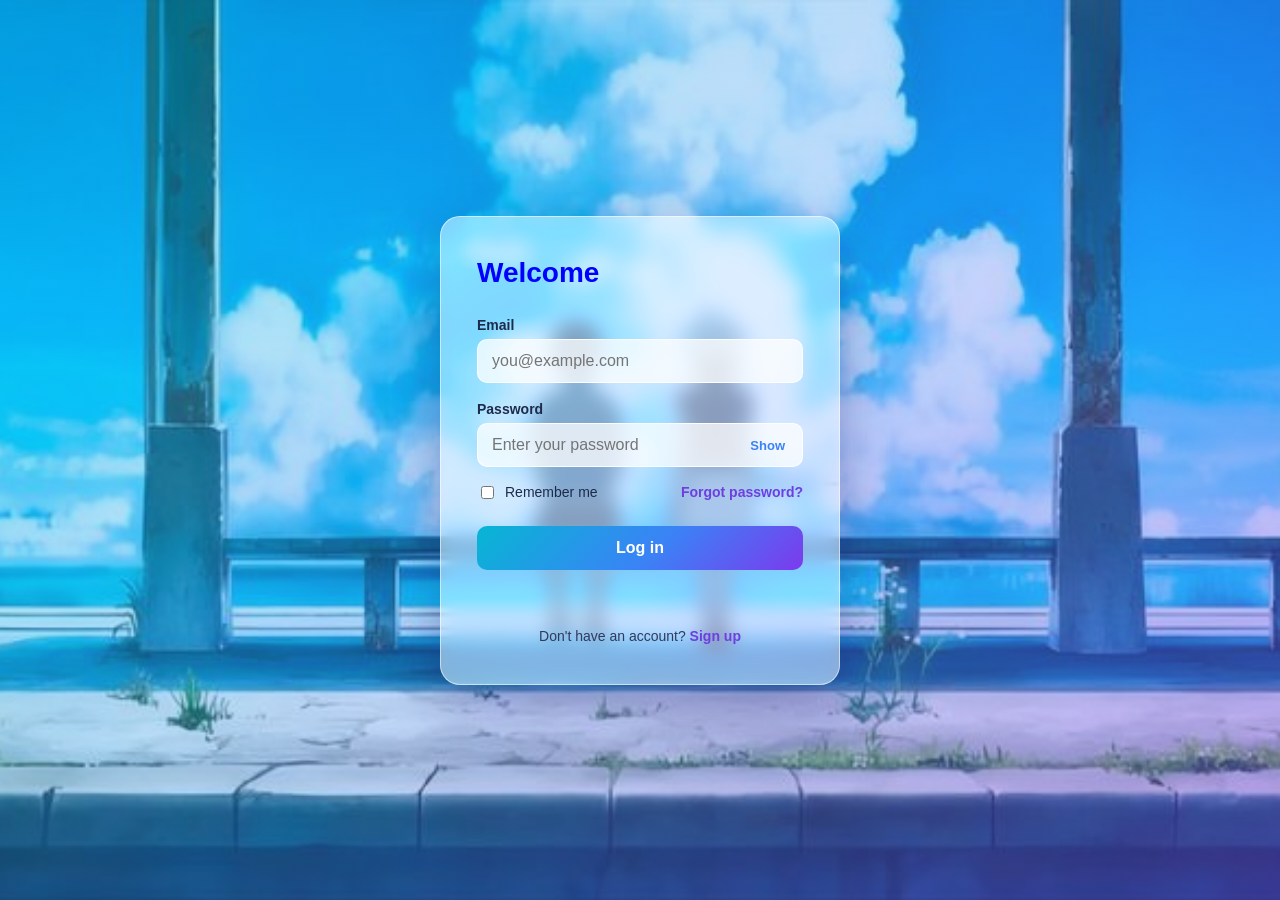
<file: index.html>
<!DOCTYPE html>
<html lang="en">
<head>
    <meta charset="UTF-8">
    <meta name="viewport" content="width=device-width, initial-scale=1">
    <title>Log in</title>
    <link rel="stylesheet" href="style.css">
</head>

<body>
    <main class="card">
        <h1>Welcome</h1>
        <p class="subtitle"></p>

        <form id="login-form" novalidate>
            <label for="email">Email</label>
            <input type="email" id="email" name="email" placeholder="you@example.com" autocomplete="email" required>

            <label for="password">Password</label>
            <div class="password-wrap">
                <input type="password" id="password" name="password" placeholder="Enter your password" autocomplete="current-password" required>
                <button type="button" id="toggle" class="toggle" aria-label="Show password">Show</button>
            </div>

            <div class="row">
                <label class="remember"><input type="checkbox" name="remember"> Remember me</label>
                <a href="#">Forgot password?</a>
            </div>

            <button type="submit" class="submit">Log in</button>
            <p id="message" class="message" role="status"></p>
        </form>

        <p class="signup">Don't have an account? <a href="#">Sign up</a></p>
    </main>

    <script>
        const pw = document.getElementById("password");
        const toggle = document.getElementById("toggle");
        toggle.addEventListener("click", () => {
            const hidden = pw.type === "password";
            pw.type = hidden ? "text" : "password";
            toggle.textContent = hidden ? "Hide" : "Show";
            toggle.setAttribute("aria-label", hidden ? "Hide password" : "Show password");
        });

        document.getElementById("login-form").addEventListener("submit", (e) => {
            e.preventDefault();
            const msg = document.getElementById("message");
            const email = document.getElementById("email").value.trim();
            if (!email || !pw.value) {
                msg.textContent = "Enter your email and password.";
                msg.className = "message error";
            } else {
                msg.textContent = "Logged in (demo only, nothing was sent).";
                msg.className = "message ok";
            }
        });
    </script>
</body>
</html>
</file>
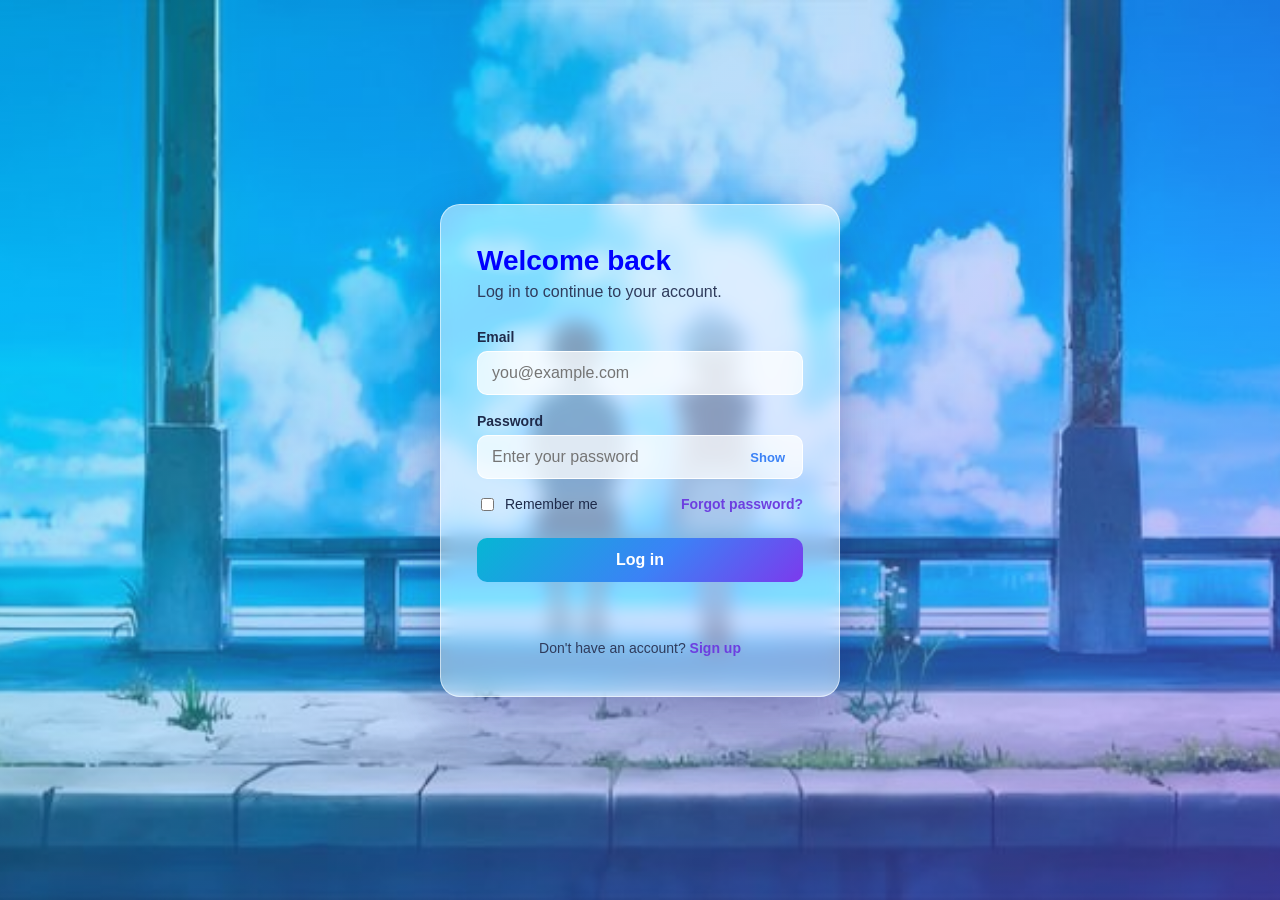
<file: index (1).html>
<!DOCTYPE html>
<html lang="en">
<head>
    <meta charset="UTF-8">
    <meta name="viewport" content="width=device-width, initial-scale=1">
    <title>Log in</title>
    <link rel="stylesheet" href="loginpagejc.css">
</head>

<body>
    <main class="card">
        <h1>Welcome back</h1>
        <p class="subtitle">Log in to continue to your account.</p>

        <form id="login-form" novalidate>
            <label for="email">Email</label>
            <input type="email" id="email" name="email" placeholder="you@example.com" autocomplete="email" required>

            <label for="password">Password</label>
            <div class="password-wrap">
                <input type="password" id="password" name="password" placeholder="Enter your password" autocomplete="current-password" required>
                <button type="button" id="toggle" class="toggle" aria-label="Show password">Show</button>
            </div>

            <div class="row">
                <label class="remember"><input type="checkbox" name="remember"> Remember me</label>
                <a href="#">Forgot password?</a>
            </div>

            <button type="submit" class="submit">Log in</button>
            <p id="message" class="message" role="status"></p>
        </form>

        <p class="signup">Don't have an account? <a href="#">Sign up</a></p>
    </main>

    <script>
        const pw = document.getElementById("password");
        const toggle = document.getElementById("toggle");
        toggle.addEventListener("click", () => {
            const hidden = pw.type === "password";
            pw.type = hidden ? "text" : "password";
            toggle.textContent = hidden ? "Hide" : "Show";
            toggle.setAttribute("aria-label", hidden ? "Hide password" : "Show password");
        });

        document.getElementById("login-form").addEventListener("submit", (e) => {
            e.preventDefault();
            const msg = document.getElementById("message");
            const email = document.getElementById("email").value.trim();
            if (!email || !pw.value) {
                msg.textContent = "Enter your email and password.";
                msg.className = "message error";
            } else {
                msg.textContent = "Logged in (demo only, nothing was sent).";
                msg.className = "message ok";
            }
        });
    </script>
</body>
</html>
</file>
<file: style.css>
* {
    box-sizing: border-box;
}

body {
    margin: 0;
    min-height: 100vh;
    display: flex;
    align-items: center;
    justify-content: center;
    padding: 24px;
    font-family: "Segoe UI", Roboto, "Helvetica Neue", Arial, sans-serif;
    color: #1e2a4a;
    /* cyan, blue and purple tint blended over the picture (picture is embedded below) */
    background:
        linear-gradient(135deg, rgba(6, 200, 224, 0.38) 0%, rgba(59, 130, 246, 0.30) 50%, rgba(124, 58, 237, 0.42) 100%),
        url("[data-uri]") center / cover no-repeat fixed;
    background-color: #3b82f6;
}

.card {
    width: 100%;
    max-width: 400px;
    padding: 40px 36px;
    background: rgba(255, 255, 255, 0.5);
    -webkit-backdrop-filter: blur(10px) saturate(140%);
    backdrop-filter: blur(10px) saturate(140%);
    border: 1px solid rgba(255, 255, 255, 0.55);
    border-radius: 20px;
    box-shadow: 0 20px 50px rgba(30, 20, 100, 0.35);
}

h1 {
    margin: 0 0 6px;
    font-size: 28px;
    color: blue;
}

p {
    font-size: 20px;
    margin: 0;
}

.subtitle {
    font-size: 16px;
    color: #2f3b5c;
    margin-bottom: 28px;
}

label {
    display: block;
    margin: 18px 0 6px;
    font-size: 14px;
    font-weight: 600;
}

input[type="email"],
input[type="password"],
input[type="text"] {
    width: 100%;
    padding: 12px 14px;
    font-size: 16px;
    color: #1e2a4a;
    background: rgba(255, 255, 255, 0.75);
    border: 1.5px solid rgba(255, 255, 255, 0.9);
    border-radius: 10px;
    outline: none;
    transition: border-color 0.2s, box-shadow 0.2s, background 0.2s;
}

input:focus {
    background: #ffffff;
    border-color: #3b82f6;
    box-shadow: 0 0 0 4px rgba(59, 130, 246, 0.22);
}

.password-wrap {
    position: relative;
}

.password-wrap input {
    padding-right: 64px;
}

.toggle {
    position: absolute;
    top: 50%;
    right: 8px;
    transform: translateY(-50%);
    padding: 6px 10px;
    font-size: 13px;
    font-weight: 600;
    color: #3b82f6;
    background: none;
    border: none;
    border-radius: 6px;
    cursor: pointer;
}

.toggle:hover {
    background: #eef3ff;
}

.row {
    display: flex;
    align-items: center;
    justify-content: space-between;
    margin-top: 16px;
    font-size: 14px;
}

.remember {
    display: flex;
    align-items: center;
    gap: 8px;
    margin: 0;
    font-weight: 400;
    cursor: pointer;
}

a {
    color: #6d3fe0;
    font-weight: 600;
    text-decoration: none;
}

a:hover {
    text-decoration: underline;
}

.submit {
    width: 100%;
    margin-top: 24px;
    padding: 13px;
    font-size: 16px;
    font-weight: 600;
    color: #ffffff;
    background: linear-gradient(135deg, #06b6d4, #3b82f6 55%, #7c3aed);
    border: none;
    border-radius: 10px;
    cursor: pointer;
    transition: transform 0.15s, box-shadow 0.15s;
}

.submit:hover {
    transform: translateY(-1px);
    box-shadow: 0 8px 20px rgba(59, 90, 246, 0.35);
}

.submit:active {
    transform: translateY(0);
}

.message {
    min-height: 20px;
    margin-top: 14px;
    font-size: 14px;
    text-align: center;
}

.message.error { color: #d6336c; }
.message.ok { color: #0a8a5c; }

.signup {
    margin-top: 24px;
    font-size: 14px;
    text-align: center;
    color: #2f3b5c;
}

button:focus-visible,
a:focus-visible {
    outline: 3px solid #3b82f6;
    outline-offset: 2px;
}

@media (max-width: 440px) {
    .card {
        padding: 32px 22px;
    }
}
</file>
<file: loginpagejc.css>
* {
    box-sizing: border-box;
}

body {
    margin: 0;
    min-height: 100vh;
    display: flex;
    align-items: center;
    justify-content: center;
    padding: 24px;
    font-family: "Segoe UI", Roboto, "Helvetica Neue", Arial, sans-serif;
    color: #1e2a4a;
    /* cyan, blue and purple tint blended over the picture (picture is embedded below) */
    background:
        linear-gradient(135deg, rgba(6, 200, 224, 0.38) 0%, rgba(59, 130, 246, 0.30) 50%, rgba(124, 58, 237, 0.42) 100%),
        url("[data-uri]") center / cover no-repeat fixed;
    background-color: #3b82f6;
}

.card {
    width: 100%;
    max-width: 400px;
    padding: 40px 36px;
    background: rgba(255, 255, 255, 0.5);
    -webkit-backdrop-filter: blur(10px) saturate(140%);
    backdrop-filter: blur(10px) saturate(140%);
    border: 1px solid rgba(255, 255, 255, 0.55);
    border-radius: 20px;
    box-shadow: 0 20px 50px rgba(30, 20, 100, 0.35);
}

h1 {
    margin: 0 0 6px;
    font-size: 28px;
    color: blue;
}

p {
    font-size: 20px;
    margin: 0;
}

.subtitle {
    font-size: 16px;
    color: #2f3b5c;
    margin-bottom: 28px;
}

label {
    display: block;
    margin: 18px 0 6px;
    font-size: 14px;
    font-weight: 600;
}

input[type="email"],
input[type="password"],
input[type="text"] {
    width: 100%;
    padding: 12px 14px;
    font-size: 16px;
    color: #1e2a4a;
    background: rgba(255, 255, 255, 0.75);
    border: 1.5px solid rgba(255, 255, 255, 0.9);
    border-radius: 10px;
    outline: none;
    transition: border-color 0.2s, box-shadow 0.2s, background 0.2s;
}

input:focus {
    background: #ffffff;
    border-color: #3b82f6;
    box-shadow: 0 0 0 4px rgba(59, 130, 246, 0.22);
}

.password-wrap {
    position: relative;
}

.password-wrap input {
    padding-right: 64px;
}

.toggle {
    position: absolute;
    top: 50%;
    right: 8px;
    transform: translateY(-50%);
    padding: 6px 10px;
    font-size: 13px;
    font-weight: 600;
    color: #3b82f6;
    background: none;
    border: none;
    border-radius: 6px;
    cursor: pointer;
}

.toggle:hover {
    background: #eef3ff;
}

.row {
    display: flex;
    align-items: center;
    justify-content: space-between;
    margin-top: 16px;
    font-size: 14px;
}

.remember {
    display: flex;
    align-items: center;
    gap: 8px;
    margin: 0;
    font-weight: 400;
    cursor: pointer;
}

a {
    color: #6d3fe0;
    font-weight: 600;
    text-decoration: none;
}

a:hover {
    text-decoration: underline;
}

.submit {
    width: 100%;
    margin-top: 24px;
    padding: 13px;
    font-size: 16px;
    font-weight: 600;
    color: #ffffff;
    background: linear-gradient(135deg, #06b6d4, #3b82f6 55%, #7c3aed);
    border: none;
    border-radius: 10px;
    cursor: pointer;
    transition: transform 0.15s, box-shadow 0.15s;
}

.submit:hover {
    transform: translateY(-1px);
    box-shadow: 0 8px 20px rgba(59, 90, 246, 0.35);
}

.submit:active {
    transform: translateY(0);
}

.message {
    min-height: 20px;
    margin-top: 14px;
    font-size: 14px;
    text-align: center;
}

.message.error { color: #d6336c; }
.message.ok { color: #0a8a5c; }

.signup {
    margin-top: 24px;
    font-size: 14px;
    text-align: center;
    color: #2f3b5c;
}

button:focus-visible,
a:focus-visible {
    outline: 3px solid #3b82f6;
    outline-offset: 2px;
}

@media (max-width: 440px) {
    .card {
        padding: 32px 22px;
    }
}
</file>
